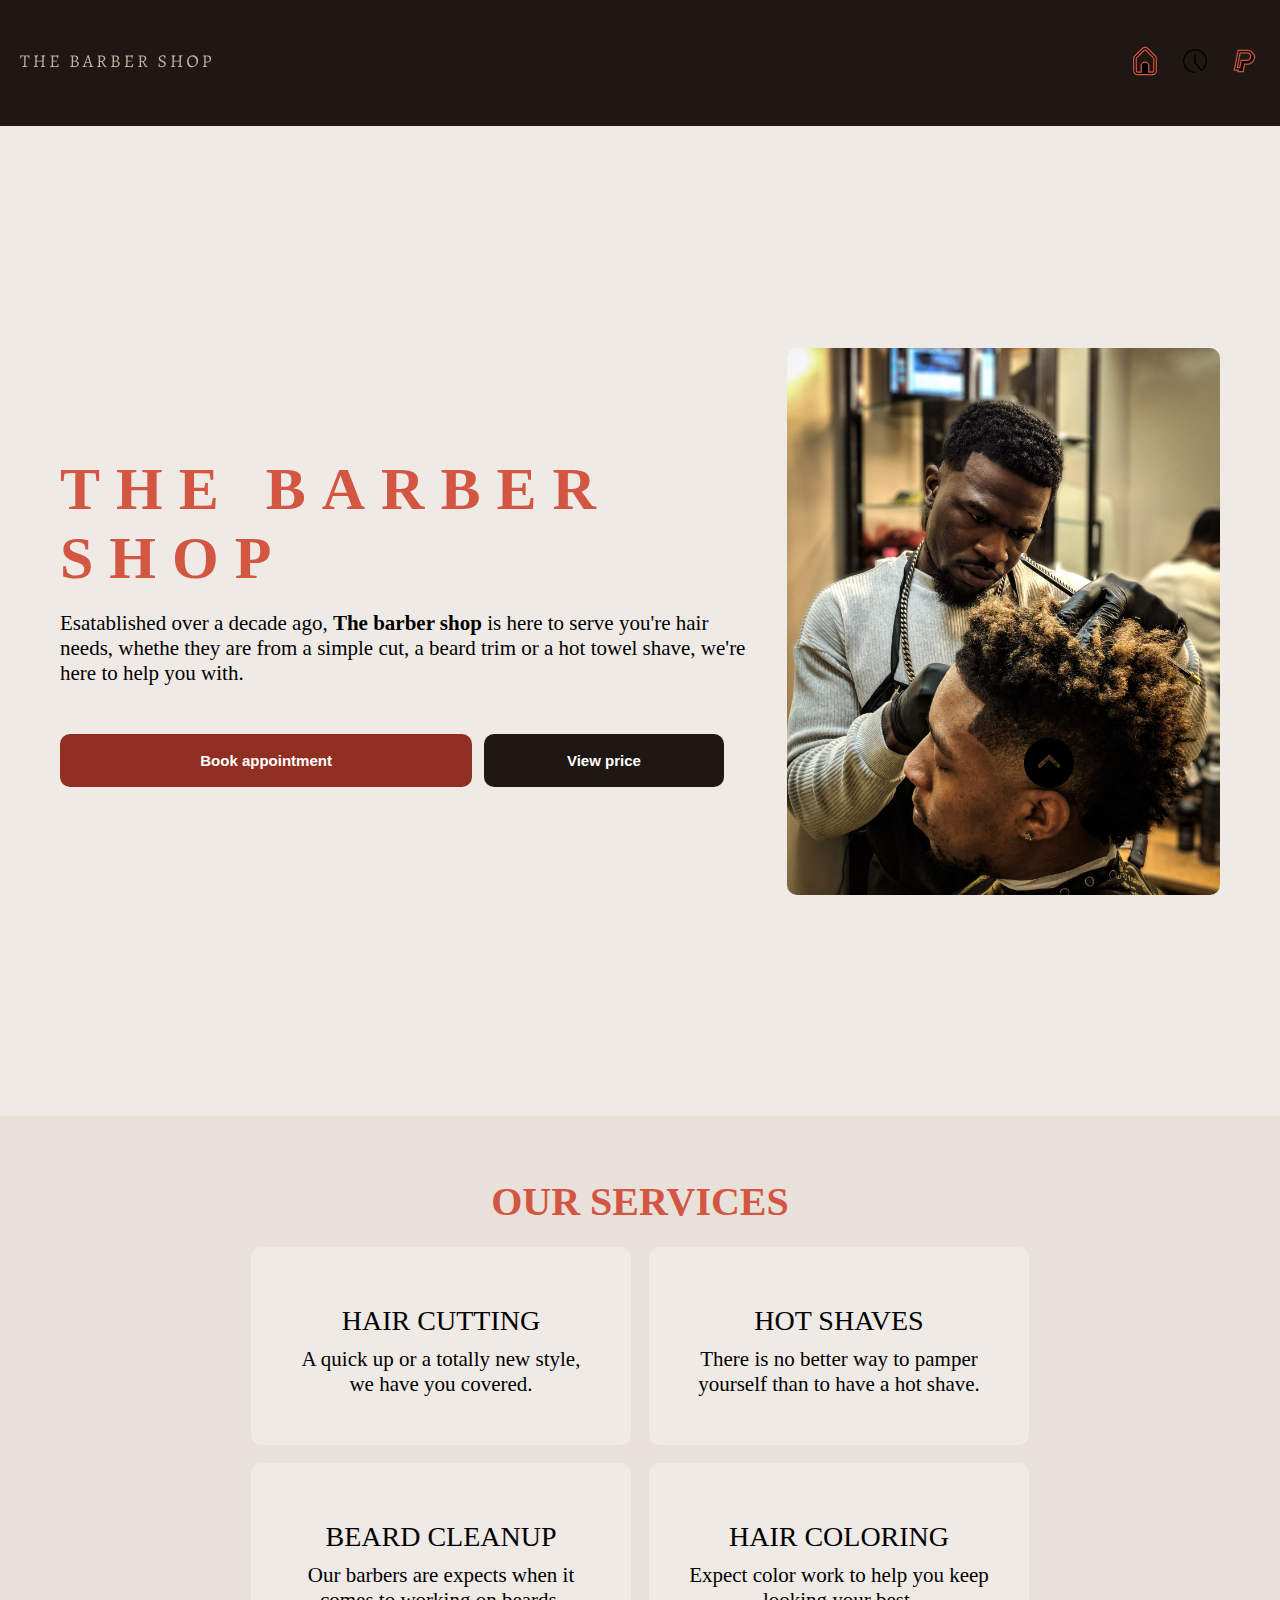
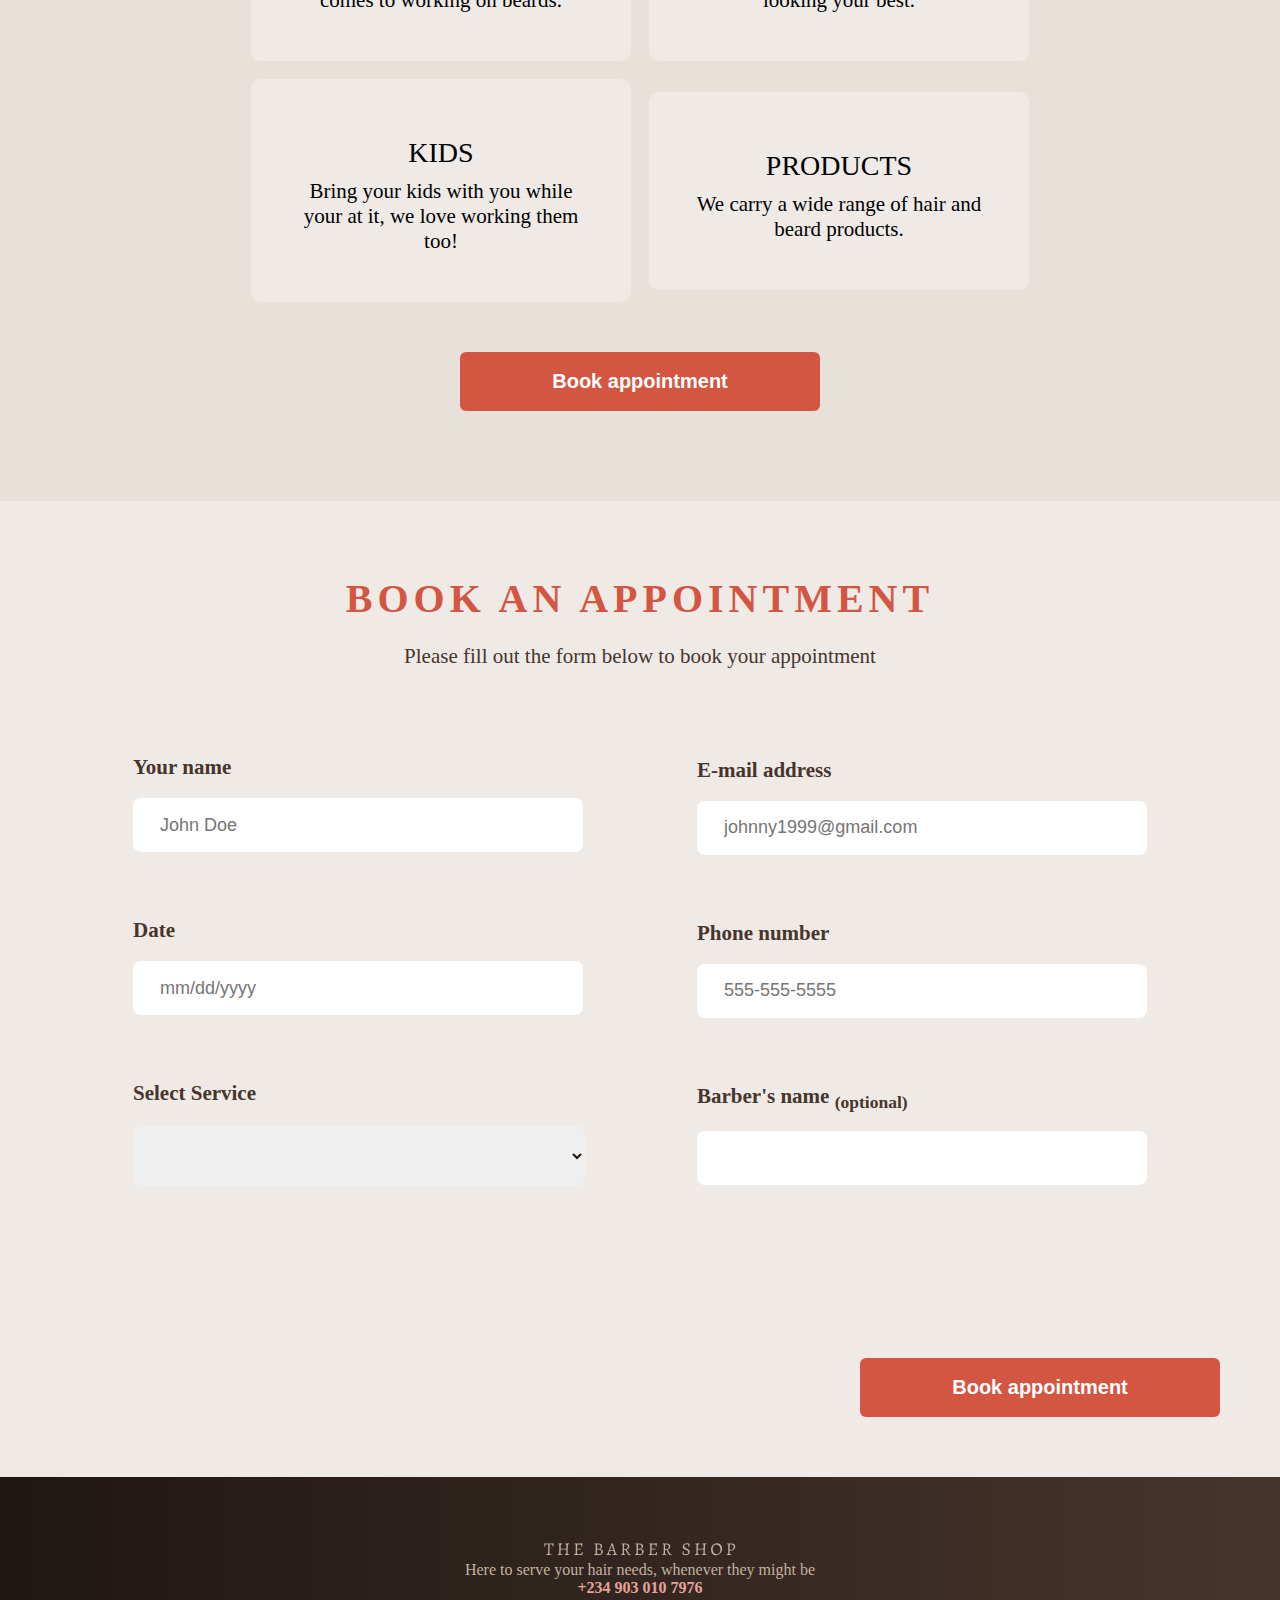
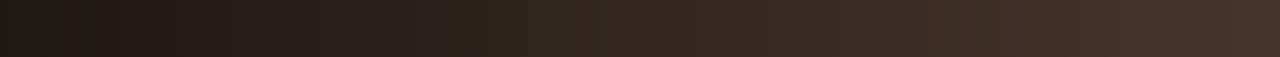
<file: index.html>
<!DOCTYPE html>
<html lang="en">
<head>
    <meta charset="UTF-8">
    <meta name="viewport" content="width=device-width, initial-scale=1.0">
    <title>Hyelnamun Nathan</title>
    <link rel="stylesheet" href="style.css">
    <link rel="icon" href="image/hair-cut.jpg">
</head>
<body id="arrow-up">
    <a href="#arrow-up"><img src="image/angle-circle-arrow-up-icon.svg" alt="arrow-up-circle-svgrepo-com" class="arrow-up"></a>
    <header>
        <div class="imgag">
            <img src="image/logo.svg" alt="logo">
        </div>
        <nav id="click">
            <ul>
                <li><a href="#arrow-up"></a></li>

                <li class="here"><a class="active" href="#about"><img src="image/home-alt.svg" alt=""></a></li>
                
                <li class="here"><a href="hours.html"><img src="image/time.svg" alt="time"></a></li>
                <li class="here"><a href="price.html"><img src="image/paypal.svg" alt=""></a></li>
            </ul>
        </nav>
    </header>
    <main>
        <div class="write-up">
            <h1>the barber shop</h1>
            <p>Esatablished over a decade ago, <strong>The barber shop </strong> is here to serve you're hair needs, whethe they are from a simple cut, a beard trim or a hot towel shave, we're here to help you with.</p>
            <div class="btn">
                <button type="submit">Book appointment</button>
                <button type="submit">View price</button>
            </div>
        </div>
        <img src="image/hair-cut.jpg" alt="hair-cut">
    </main>
    
    <aside>
        <h1>our services</h1>
        <div class="service">
            <div class="services">
                <h1>hair cutting</h1>
                <p>A quick up or a totally new style, we have you covered.</p>
            </div>
            <div class="services">
                <h1>hot shaves</h1>
                <p>There is no better way to pamper yourself than to have a hot shave.</p>
            </div>
            <div class="services">
                <h1>beard cleanup</h1>
                <p>Our barbers are expects when it comes to working on beards.</p>
            </div>
            <div class="services">
                <h1>hair coloring</h1>
                <p>Expect color work to help you keep looking your best.</p>
            </div>
            <div class="services">
                <h1>kids</h1>
                <p>Bring your kids with you while your at it, we love working them too!</p>
            </div>
            <div class="services">
                <h1>products</h1>
                <p>We carry a wide range of hair and beard products.</p>
            </div>
        </div>
    <button type="submit" class="book">Book appointment</button>    
    </aside>

    <figure>
        <h1>book an appointment</h1>
        <p>Please fill out the form below to book your appointment</p>
         <form action="">
            <div class="form">
                <div class="right">
                    <div class="space">
                        <label for="Name">Your name</label> <br>
                        <input type="text" name="" id="" placeholder="John Doe">
                    </div>

                    <div class="space">
                            <label for="Date">Date</label> <br>
                            <input type="text" name="" id="" placeholder="mm/dd/yyyy">
                    </div>
                        
                    <div class="space">
                            <label for="Date">Select Service</label> <br>
                            <select name="service" id="">
                                <option value="Hair Cut"> Hair Cut</option>
                                <option value="Shaving">Shaving</option>
                                <option value="CleanUp">CleanUp</option>
                                <option value="Coloring">Coloring</option>
                                <option value="Kids">Kids</option>
                                <option value="Products">Products</option>
                            </select>
                        </div>
                </div>
                <div>
                    <div class="space">
                        <label for="Email">E-mail address</label> <br>
                        <input type="email" name="" id="" placeholder="johnny1999@gmail.com">
                    </div>

                    <div class="space">
                        <label for="Phone number">Phone number</label> <br>
                        <input type="tel" name="" id="" placeholder="555-555-5555">
                    </div>

                    <div class="space">
                        <label for="barber's name">Barber's name <sub>(optional)</sub></label> <br>
                        <input type="text" name="" id="">
                    </div>
                </div>
            </div>
            <button type="submit" class="book">Book appointment</button>
        </form>
    </figure>

    <footer>
        <img src="image/logo.svg" alt="label">
        <p>Here to serve your hair needs, whenever they might be</p>
        <h4>+234 903 010 7976</h4>
    </footer>

</body>
</html>
</file>
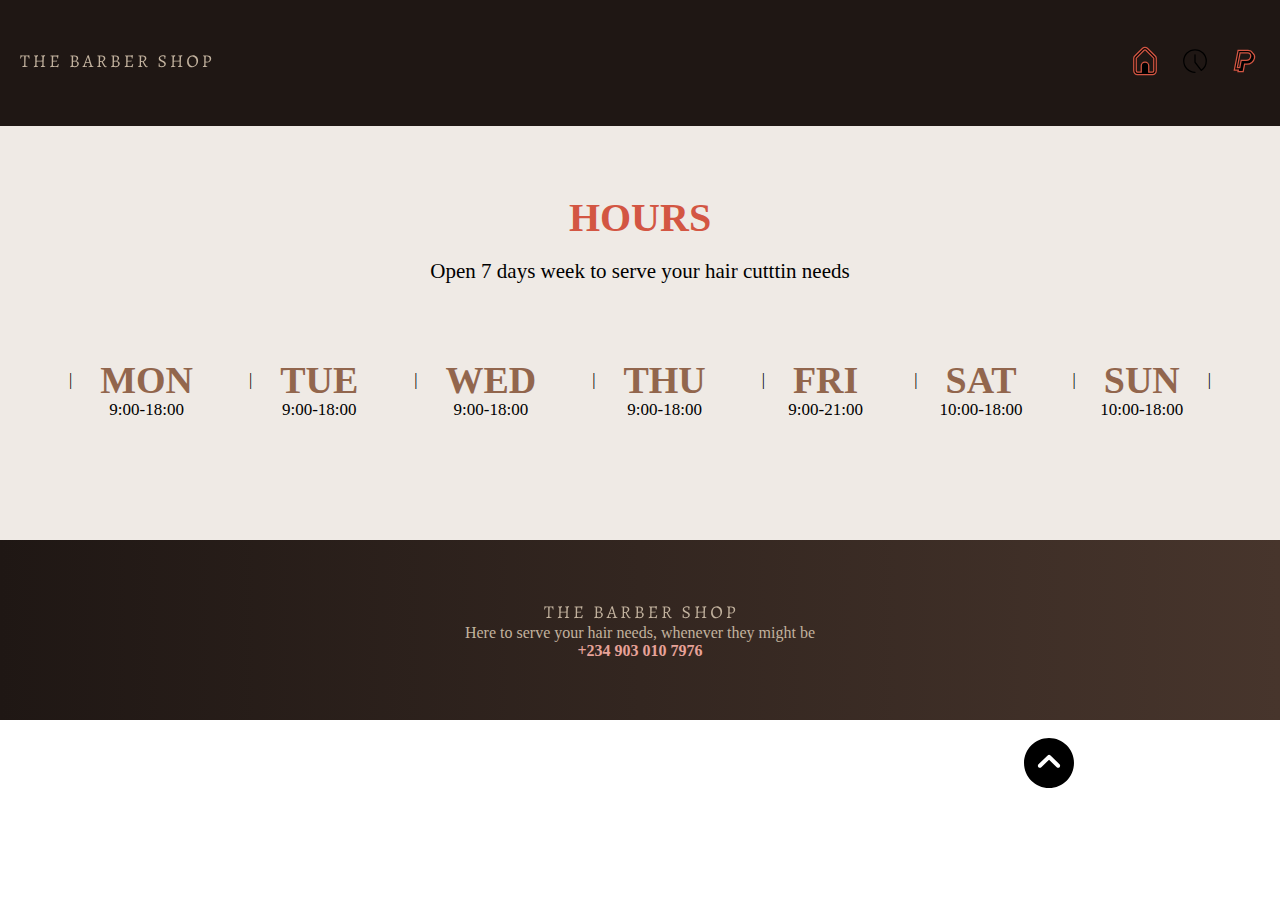
<file: hours.html>
<!DOCTYPE html>
<html lang="en">
<head>
    <meta charset="UTF-8">
    <meta name="viewport" content="width=device-width, initial-scale=1.0">
    <title>Document</title>
    <link rel="stylesheet" href="style.css">
    <link rel="icon" href="image/hair-cut.jpg">
</head>
<body id="arrow-up">
    <a href="#arrow-up"><img src="image/angle-circle-arrow-up-icon.svg" alt="arrow-up-circle-svgrepo-com" class="arrow-up"></a>
    <header>
        <div class="imgag">
            <img src="image/logo.svg" alt="logo">
        </div>
        <nav id="click">
            <ul>
                <li><a href="#arrow-up"></a></li>

                <li class="here"><a class="active" href="index.html"><img src="image/home-alt.svg" alt=""></a></li>
                
                <li class="here"><a href="hours.html"><img src="image/time.svg" alt="time"></a></li>
                <li class="here"><a href="price.html"><img src="image/paypal.svg" alt=""></a></li>
            </ul>
        </nav>
    </header>
<body>
    <section id="hours">
        <h1>hours</h1>
        <p>Open 7 days week to serve your hair cutttin needs</p>
        <div class="weeks">
            <div class="mon">
                <span>|</span>
                <div class="time">
                    <h1>mon</h1>
                    <p>9:00-18:00</p>
                </div>
            </div>
            <div class="tue">
                <span>|</span>
                <div class="time">
                    <h1>tue</h1>
                    <p>9:00-18:00</p>
                </div>
            </div>
            <div class="wed">
                <span>|</span>
                <div class="time">
                    <h1>wed</h1>
                    <p>9:00-18:00</p>
                </div>
            </div>
            <div class="thu">
                <span>|</span>
                <div class="time">
                    <h1>thu</h1>
                    <p>9:00-18:00</p>
                </div>
            </div>
            <div class="fri">
                <span>|</span>
                <div class="time">
                    <h1>fri</h1>
                    <p>9:00-21:00</p>
                </div>
            </div>
            <div class="sat">
                <span>|</span>
                <div class="time">
                    <h1>sat</h1>
                    <p>10:00-18:00</p>
                </div>
            </div>
            <div class="sun">
                <span>|</span>
                <div class="time">
                    <h1>sun</h1>
                    <p>10:00-18:00</p>
            </div>
            <div class="another">
                <span>|</span>
            </div>
            </div>
        </div>
    </section>
    <footer>
        <img src="image/logo.svg" alt="label">
        <p>Here to serve your hair needs, whenever they might be</p>
        <h4>+234 903 010 7976</h4>
    </footer>

</body>
</html>
</file>
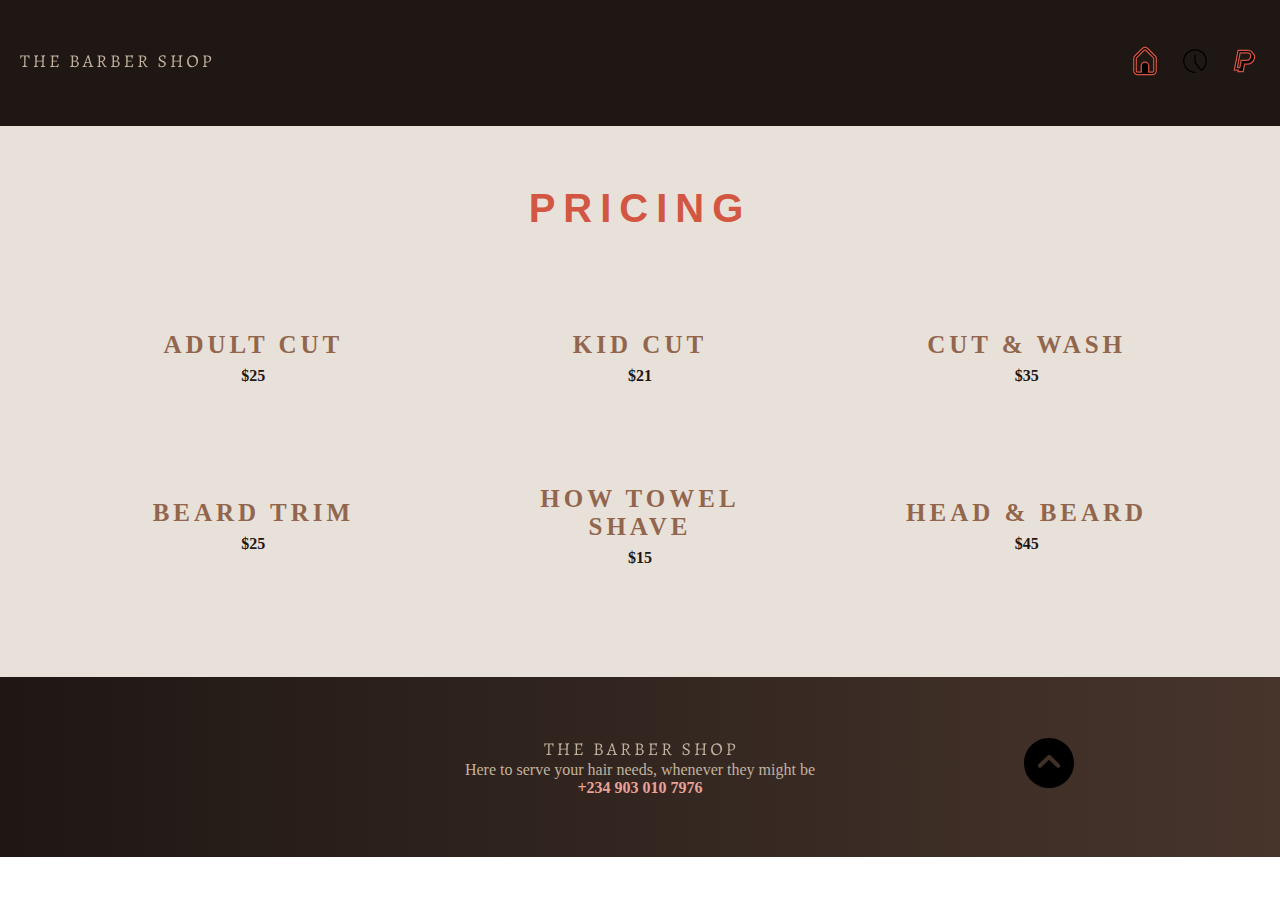
<file: price.html>
<!DOCTYPE html>
<html lang="en">
<head>
    <meta charset="UTF-8">
    <meta name="viewport" content="width=device-width, initial-scale=1.0">
    <title>Document</title>
    <link rel="stylesheet" href="style.css">
    <link rel="icon" href="image/hair-cut.jpg">
</head>
<body id="arrow-up">
    <a href="#arrow-up"><img src="image/angle-circle-arrow-up-icon.svg" alt="arrow-up-circle-svgrepo-com" class="arrow-up"></a>
    <header>
        <div class="imgag">
            <img src="image/logo.svg" alt="logo">
        </div>
        <nav id="click">
            <ul>
                <li><a href="#arrow-up"></a></li>

                <li class="here"><a class="active" href="index.html"><img src="image/home-alt.svg" alt=""></a></li>
                
                <li class="here"><a href="hours.html"><img src="image/time.svg" alt="time"></a></li>
                <li class="here"><a href="price.html"><img src="image/paypal.svg" alt=""></a></li>
            </ul>
        </nav>
    </header>
<body>
    <article id="price">
        <h1>pricing</h1>
        <div class="article">
            <div class="price">
                <h1>adult cut</h1>
                <p>$25</p>
            </div>
            <div class="price">
                <h1>kid cut</h1>
                <p>$21</p>
            </div>
            <div class="price">
                <h1>cut <span>&</span> wash</h1>
                <p>$35</p>
            </div>
            <div class="price">
                <h1>beard trim</h1>
                <p>$25</p>
            </div>
            <div class="price">
                <h1>how towel shave</h1>
                <p>$15</p>
            </div>
            <div class="price">
                <h1>head <span>&</span> beard</h1>
                <p>$45</p>
            </div>
        </div>
    </article>
    <footer>
        <img src="image/logo.svg" alt="label">
        <p>Here to serve your hair needs, whenever they might be</p>
        <h4>+234 903 010 7976</h4>
    </footer>
</body>
</html>
</file>
<file: style.css>
*{
    margin: 0;
    padding: 0;
    box-sizing: border-box;
}
:root{
    --black: black;
    --white: #ffffff;
    --brown1: #1f1714;
    --brown2: #47352C;
    --brown3: #92664D;
    --brown4: #C2B29E;
    --brown5: #E8E1D9;
    --brown6: #EFEAE5;
    --orange1: #913022;
    --orange2: #D35643;
    --orange3: #E7A298;
}
body{
    scroll-behavior: smooth;
    position: relative;
}
body .arrow-up{
    position: fixed;
    width: 50px;
    top: 82%;
    left: 80%;
}


header{
    background-color: var(--brown1);
    display: flex;
    justify-content: space-between;
    align-items: center;
    gap: 8%;
    padding: 20px;
    height: 14vh;
}

header nav ul .here img{
    width: 65px;
    align-self: center;
    border-color: var(--white);
    color: var(--white);
}
header nav ul .here a:hover{
    border: none;
}
nav ul{
    display: flex;
    gap: 20px;
    list-style: none;
    align-items: center;
}

nav ul li a{
    color:  var(--white);
    text-decoration: none;
    font-size: 17px;
    text-transform: uppercase;
}
nav ul li a:hover{
    color: var(--orange3);
    background-color: transparent;
    border: 1px solid var(--orange2);
    border-radius: 8px;
    padding: 11px;
    transition: .5s;
}

#click .here > a > img{
    width: 30px;
}
main{ 
    padding: 60px;
    display: flex;
    align-items: center;
    gap: 40px;
    background-color: var(--brown6);
    height: 110vh;
}
main img{
    border-radius: 10px;
    width: 53%;
}
main h1{
    font-family: Constantia;
    text-transform: uppercase;
    font-size: 60px;
    color: var(--orange2);
    letter-spacing: 16px;
    font-weight: bold;
}
main p{
    margin-top: 18px;
    font-size: 21px;
    font-weight: normal;
    font-family: Tahoma;
}
main button{
    margin-top: 3rem;
    border: none;
    cursor: pointer;
    border-radius: 10px;
    font-size: 15px;
    width: 60%;
    color: var(--white);
    font-weight: 700;
    padding: 18px;
    background-color: var(--orange1);
}
main button:nth-child(2){
    margin-left: .5em;
    width: 35%;
    background-color: var(--brown1);
}
aside{
    background-color: var(--brown5);
    padding: 50px 50px 90px 50px;
    align-items: center;
    display: flex;
    flex-direction: column;
}
aside h1{
    text-transform: uppercase;
    text-align: center;
    font-size: 40px;
    padding: 12px;
    color: var(--orange2);
    font-weight: bold;
    font-family: tahoma;
}
aside .service{
    display: flex;
    justify-content: stretch;
    justify-content: center;
    align-items: center;
    padding: 10px;
    gap: 18px;
    flex-shrink: 1;
    flex-grow: 1;
    flex-wrap: wrap;
}
aside .services{
    text-align: center;
    width: 380px;
    border-radius: 10px;
    padding: 48px 38px;
    background-color: var(--brown6);
}
aside .services h1{
    font-size: 28px;
    font-weight: bolder;
    text-transform: uppercase;
    text-align: center;
    color: var(--black);
    font-family: serif;
}
aside .services p{
    font-size: 21px;
    text-align: center;
}
aside .services h1{
    font-weight: 400;
    padding: 10px 0;
}
.book{
    margin-top: 2em;
    padding: 18px;
    width: 40vh;
    font-weight: 700;
    border-radius: 6px;
    background-color: var(--orange2);
    cursor: pointer;
    border: none;
    color: var(--white);
    font-size: 20px;

}
section{
    padding: 50px 50px 120px 50px;
    background-color: var(--brown6);
    text-align: center;
    position: relative;
}
section h1{
    font-size: 40px;
    text-transform: uppercase;
    padding: 18px;
    color: var(--orange2);
}
section p{
    font-size: 21px;
}

section .weeks{
    margin-top: 3.5em;
    display: flex;
    align-items: center;
    justify-content: space-around;
    flex-wrap: wrap;
}
section .weeks h1{
    font-size: 38px;
    color: var(--brown3);
}
section .weeks p{
    margin-top: -20px;
    font-size: 17px;
}
section .mon, .tue, .wed, .thu, .fri, .sat, .sun, .another{
    display: flex;
    gap: 10px;
    justify-content: center;
    align-items: center;
}

article{
    padding: 60px;
    align-items: center;
    background-color: var(--brown5);
    text-align: center;
}
article .article{
    margin-top: 50px;
    flex-wrap: wrap;
    display: flex;
    flex-grow: 1;
    flex-shrink: 1;
    align-items: center;
    justify-content: space-around;
}
article h1{
    text-transform: uppercase;
    letter-spacing: 8px;
    font-size: 40px;
    font-weight: bolder;
    color: var(--orange2);
    font-family:' Tahoma', Geneva, Verdana, sans-serif;
}
article .price{
    padding: 50px 25px;
    text-transform: uppercase;
    text-align: center;
    width: 30%;
}
article .price h1{
    letter-spacing: 4px;
    color: var(--brown3);
    font-size: 25px;
    font-weight: bolder;
    font-family: Javanese Text;
}
article .price p{
    margin-top: 8px;
    font-family: algerian;
    font-weight: 700;
    color: var(--brown1);
}
article .price span{
    font-family: Bahnschrift Light;
    transform: rotate(180deg);
}
figure{
    padding: 60px;
    background-color: var(--brown6);
}
figure h1{
    color: var(--orange2);
    font-family: 'verdana', Vineta BT;
    letter-spacing: 5px;
    text-align: center;
    text-transform: uppercase;
    font-size: 40px;
    padding: 14px;
    font-weight: bold;
}
figure p{
    color: var(--brown2);
    text-align: center;
    font-size: 21px;
    padding: 8px 0 38px 0;
}
form{
    display: flex;
    flex-direction: column;
    align-items: center;
    justify-content: center;
    gap: 4em;
}
.form{
    display: flex;
    align-items: center;
    justify-content: center;
    flex-wrap: wrap;
    gap: 5em;
}
form .space{
    margin: 3em 1em;
}
form .space label{
    font-size: 21px;
    font-weight: bolder;
    padding: 2em 0 20em 0;
    color: var(--brown2);
}
form .space input, select{
    margin: 1em 0;
    border: none;
    width: 25em;
    padding: 1.5em;
    height: 3em;
    border-radius: 8px;
}
form .space select{
    color: var(--brown1);
    width: 22.6em;
}
form input{
    height: 8em;
    font-size: 18px;
}
form select option{
    font-weight: 600;
    border: none;
    padding: 20px;  
    color: var(--brown2);
    font-size: 18px; 
    height: 1em;
}
form select{
    font-size: 20px;
    font-weight: 700;
}

form button{
    align-self: flex-end;
}
footer{
    padding: 60px;
    display: flex;
    flex-direction: column;
    justify-content: center;
    align-items: center;
    background-image: linear-gradient(to right, var(--brown1), var(--brown2));
}
footer p{
       color: var(--brown4);
}
footer h4{
    color: var(--orange3);
}
@media screen and (max-width: 768px){
    main {
        flex-direction: column;
        height: 175vh;
    }
    main img{
        width: 68%;
    }
    article .price{
        width: 50%;
    }

}
@media screen and (max-width: 425px){
    header nav ul li a{
        font-size: 10px;
    }
    article .price{
        width: 100%;
    }
    main {
        flex-direction: column;
        height: 175vh;
    }
    main img{
        width: 88%;
    }
    figure{
        padding: 60px;
        background-color: var(--brown6);
    }
    figure h1{
        font-size: 30px;
    }
    .form{
        gap: 0;
    }
    form .space{
        text-align: center;
        margin: 1.5em 1em;
    }
    form .space input, select{
        width: 18em;
    }
    form .space select{
        color: var(--brown1);
        width: 16.6em;
    }
    
    form select option{
        color: var(--brown1);
    }
    form select{
        color: var(--brown1);
        font-size: 20px;
        font-weight: 700;
    }
    footer img{
        padding-bottom: 1.8em;
    }
     footer{
        text-align: center;
     }
     footer h4{
        padding-top: 1.2em;
     }
}
@media screen and (max-width: 375px){
    main {
        flex-direction: column;
        height: 175vh;
    }
    main img{
        width: 98%;
    }
    header img{
        width: 120px;
    }
    aside h1{
        font-size: 38px;
    }
    aside .services{
        text-align: center;
        width: 250px;
        padding: 28px;
    }
    aside .services h1{
        font-size: 21px;
    }
    aside .services p{
        font-size: 18px;         
    }
    article .price h1{
        font-size: 17px;
    }
    figure h1{
        font-size: 28px;
    }
    form .space input, select{
        width: 14em;
    }
    form .space select{
        color: var(--brown1);
        width: 12.6em;
    }
    main h1{
        font-family: Constantia;
        text-transform: uppercase;
        font-size: 60px;
        color: var(--orange2);
        letter-spacing: 16px;
        font-weight: bold;
    }
    main p{
        margin-top: 18px;
        font-size: 21px;
        font-weight: normal;
        font-family: Tahoma;
    }
    main button{
        margin-top: 3rem;
        border: none;
        cursor: pointer;
        border-radius: 10px;
        font-size: 15px;
        width: 60%;
        color: var(--white);
        font-weight: 700;
        padding: 18px;
        background-color: var(--orange1);
    }
    main button:nth-child(2){
        margin-left: .5em;
        width: 35%;
        background-color: var(--brown1);
    }
    

}
@media screen and (max-width: 375px){
    figure h1{
        font-size: 20px;
    }
    main {
        flex-direction: column;
        height: 165vh;
    }
    main img{
        width: 16em;
    }
    header img{
        width: 6em;
    }
    header nav ul li a{
        font-size: 10px;
    }
    main h1{
        font-size: 26px;
        text-align: center;
    }
    main p{
        text-align: center;
        font-size: 16px;
    }
    main button{
        width: 14em;
    }
    main button:nth-child(2){
        width: 10em;
        margin-top: .5em;
        margin-left: 2em;
    }
    article h1{
        margin-left: -.5em;
        text-align: center;
    }
    figure h1{
        text-align: center;
        font-size: 18px;
        letter-spacing: 0px;
    }

}
</file>
